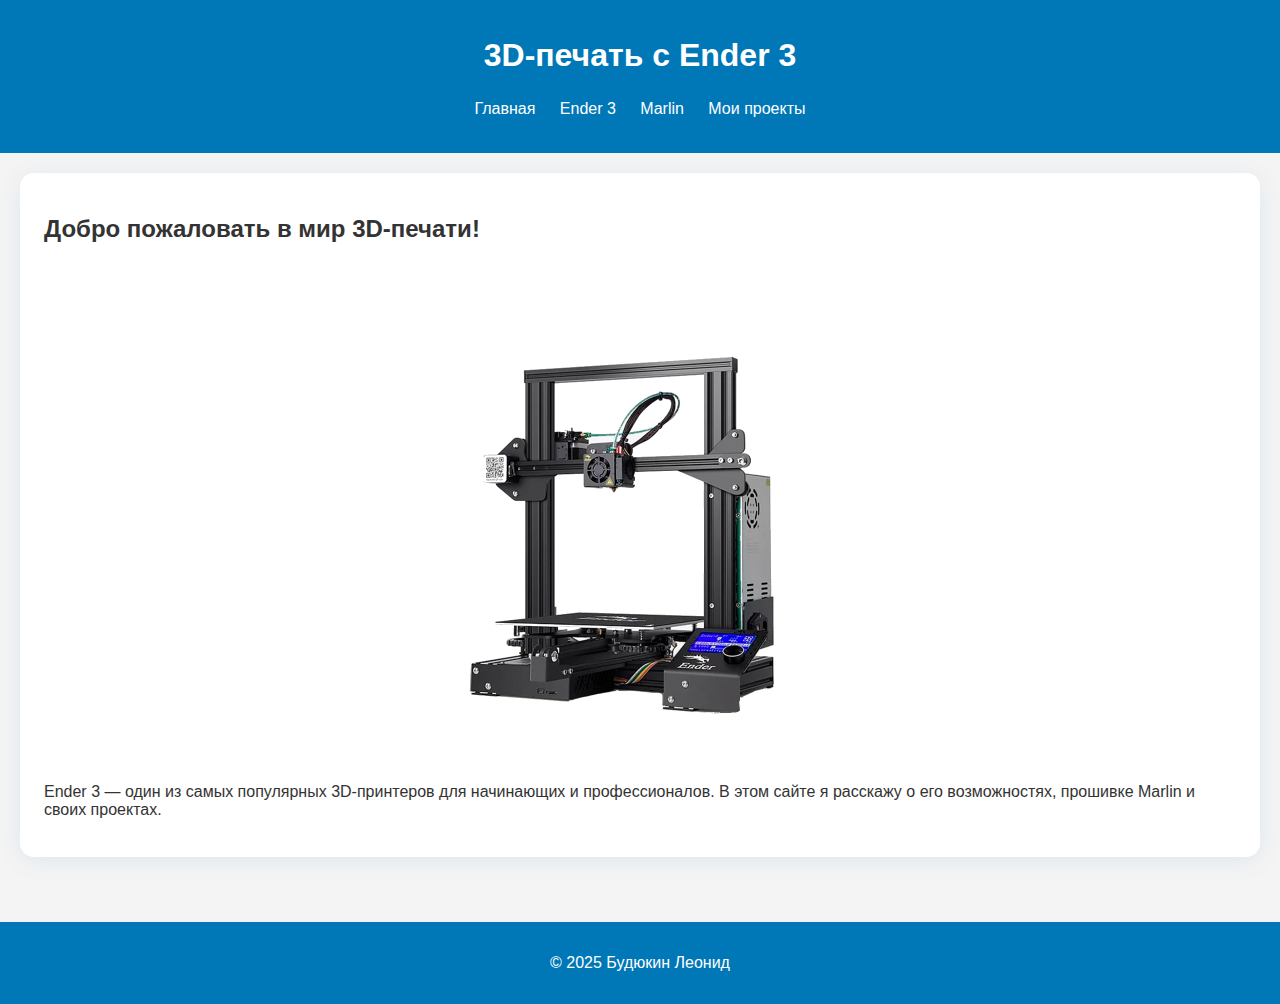
<file: index.html>
<!DOCTYPE html>
<html lang="ru">
<head>
    <meta charset="UTF-8">
    <meta name="viewport" content="width=device-width, initial-scale=1.0">
    <title>3D-печать с Ender 3 | Главная</title>
    <link rel="stylesheet" href="styles.css">
</head>
<body>
    <header>
        <h1>3D-печать с Ender 3</h1>
        <nav>
            <ul>
                <li><a href="index.html">Главная</a></li>
                <li><a href="ender3.html">Ender 3</a></li>
                <li><a href="marlin.html">Marlin</a></li>
                <li><a href="projects.html">Мои проекты</a></li>
            </ul>
        </nav>
    </header>

    <main>
        <section>
            <h2>Добро пожаловать в мир 3D-печати!</h2>
            <img src="images/ender3.jpg" alt="Creality Ender 3" width="500">
            <p>
                Ender 3 — один из самых популярных 3D-принтеров для начинающих и профессионалов. 
                В этом сайте я расскажу о его возможностях, прошивке Marlin и своих проектах.
            </p>
        </section>
    </main>

    <footer>
        <p>© 2025 Будюкин Леонид</p>
    </footer>
    <script>
        document.querySelectorAll('main img').forEach(img => {
            img.addEventListener('click', function() {
                const overlay = document.createElement('div');
                overlay.style.position = 'fixed';
                overlay.style.top = 0;
                overlay.style.left = 0;
                overlay.style.width = '100vw';
                overlay.style.height = '100vh';
                overlay.style.background = 'rgba(0,0,0,0.85)';
                overlay.style.display = 'flex';
                overlay.style.alignItems = 'center';
                overlay.style.justifyContent = 'center';
                overlay.style.zIndex = 1000;
                overlay.style.cursor = 'zoom-out';
                const bigImg = document.createElement('img');
                bigImg.src = img.src;
                bigImg.style.maxWidth = '90vw';
                bigImg.style.maxHeight = '90vh';
                bigImg.style.borderRadius = '15px';
                bigImg.style.boxShadow = '0 8px 32px rgba(0,0,0,0.7)';
                bigImg.alt = img.alt;
                overlay.appendChild(bigImg);
                overlay.addEventListener('click', function() {
                    overlay.remove();
                });
                document.body.appendChild(overlay);
            });
        });
    </script>

</body>
</html>
</file>
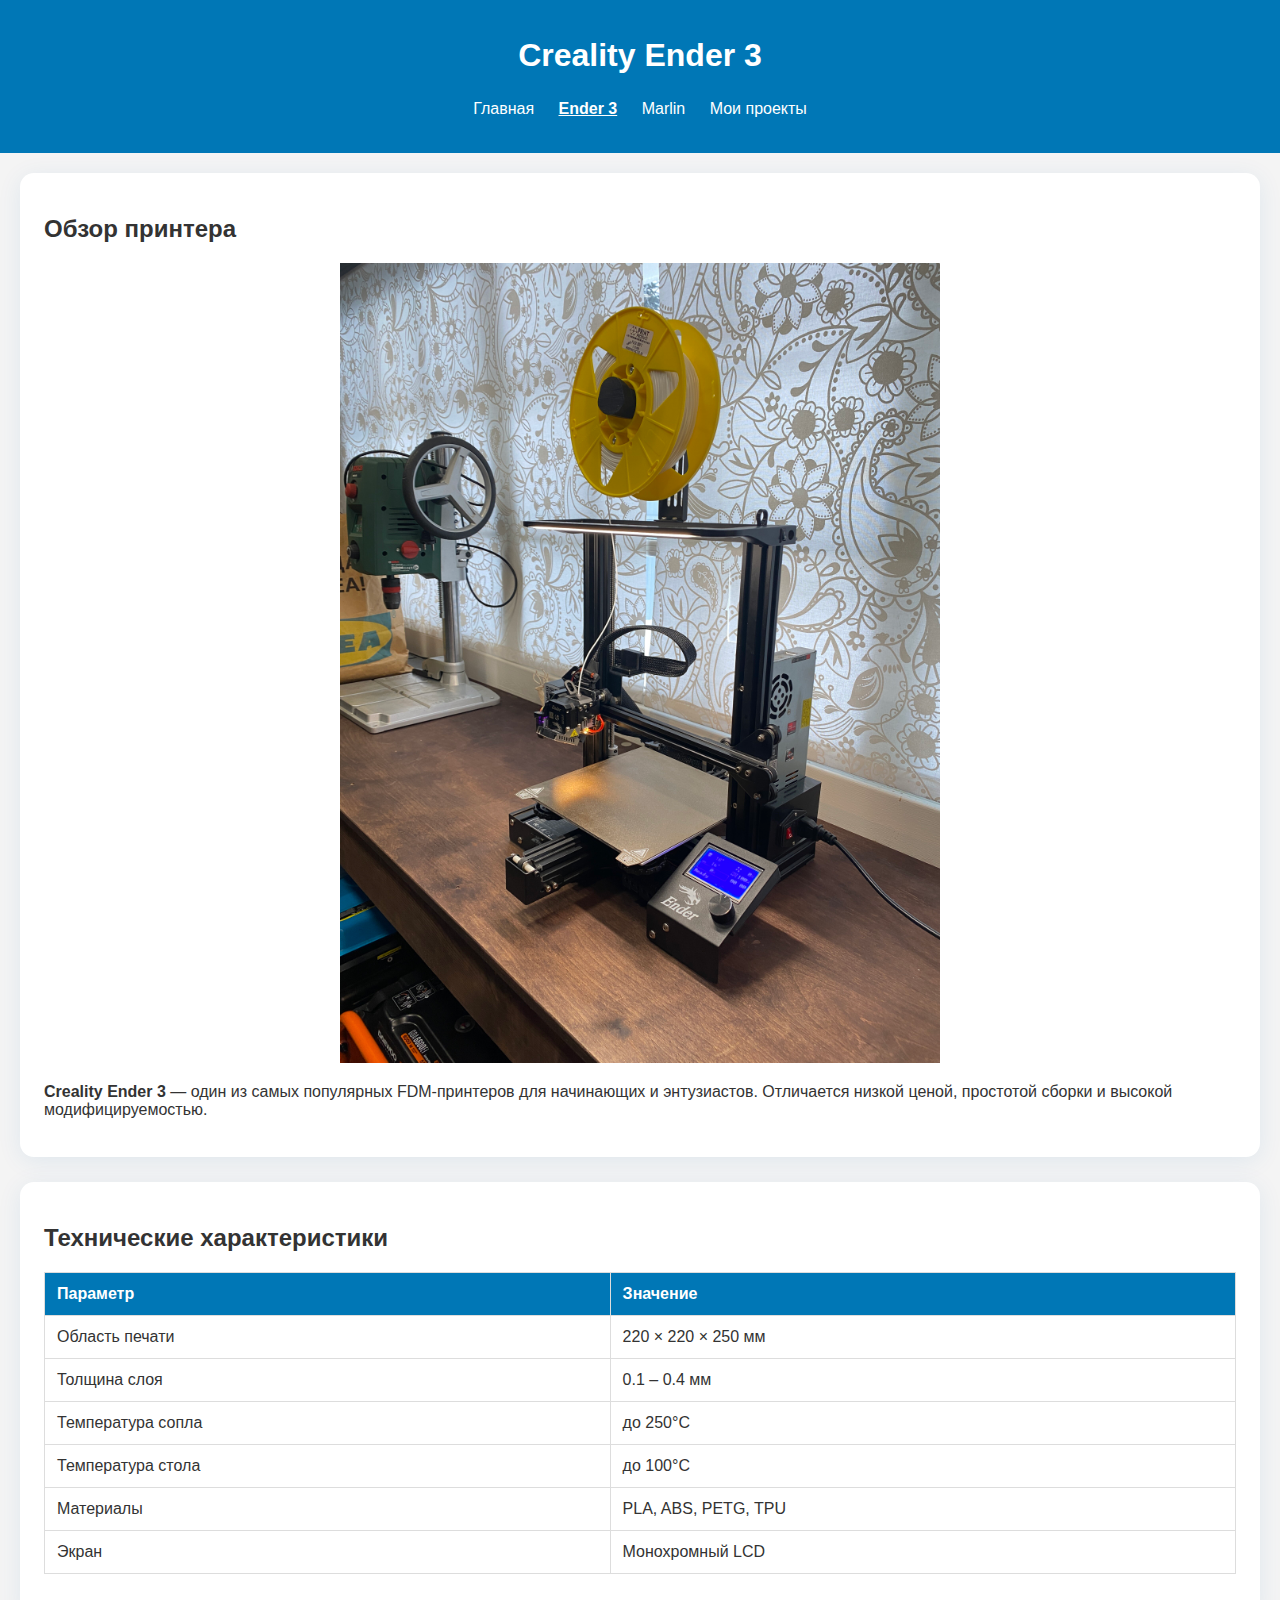
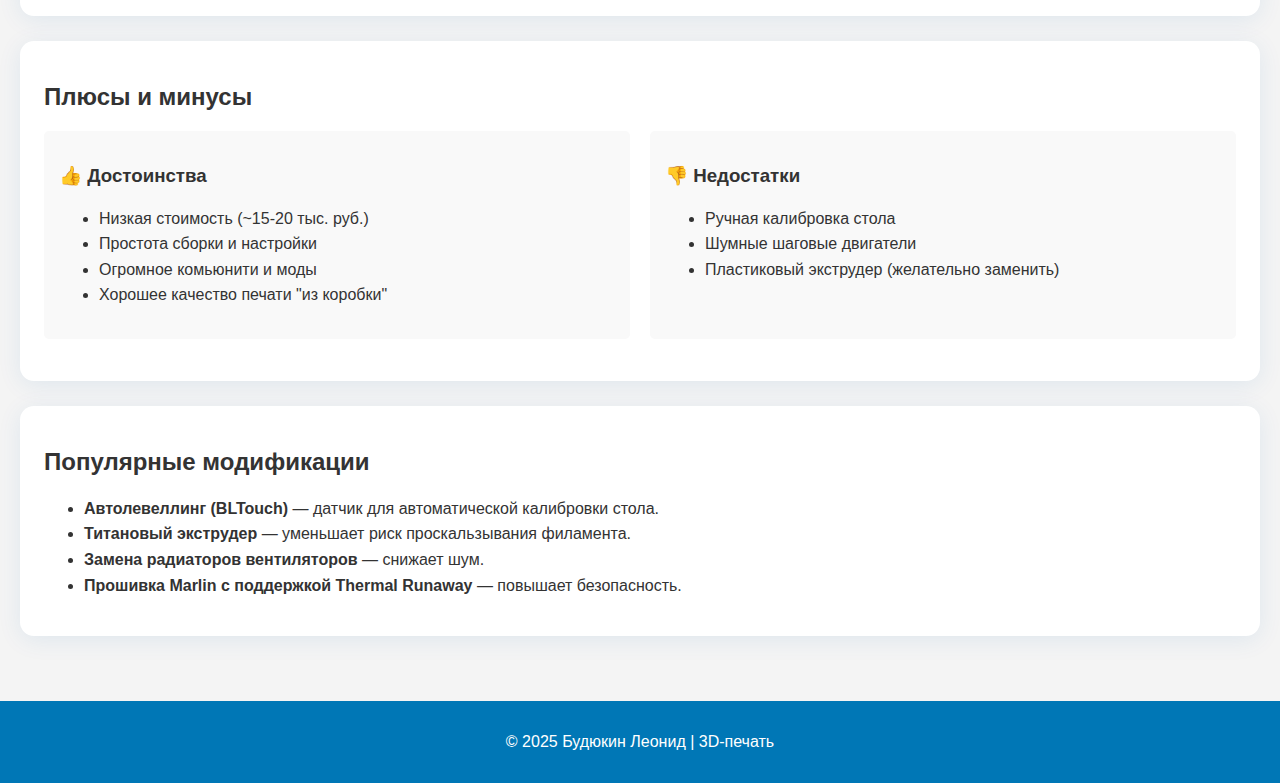
<file: ender3.html>
<!DOCTYPE html>
<html lang="ru">
<head>
    <meta charset="UTF-8">
    <meta name="viewport" content="width=device-width, initial-scale=1.0">
    <title>Ender 3 | 3D-печать</title>
    <link rel="stylesheet" href="styles.css">
</head>
<body>
    <header>
        <h1>Creality Ender 3</h1>
        <nav>
            <ul>
                <li><a href="index.html">Главная</a></li>
                <li><a href="ender3.html" class="active">Ender 3</a></li>
                <li><a href="marlin.html">Marlin</a></li>
                <li><a href="projects.html">Мои проекты</a></li>
            </ul>
        </nav>
    </header>

    <main>
        <section>
            <h2>Обзор принтера</h2>
            <img src="images/ender3_photo.jpg" alt="Creality Ender 3" width="600">
            <p>
                <strong>Creality Ender 3</strong> — один из самых популярных FDM-принтеров для начинающих и энтузиастов. 
                Отличается низкой ценой, простотой сборки и высокой модифицируемостью.
            </p>
        </section>

        <section>
            <h2>Технические характеристики</h2>
            <table>
                <tr>
                    <th>Параметр</th>
                    <th>Значение</th>
                </tr>
                <tr>
                    <td>Область печати</td>
                    <td>220 × 220 × 250 мм</td>
                </tr>
                <tr>
                    <td>Толщина слоя</td>
                    <td>0.1 – 0.4 мм</td>
                </tr>
                <tr>
                    <td>Температура сопла</td>
                    <td>до 250°C</td>
                </tr>
                <tr>
                    <td>Температура стола</td>
                    <td>до 100°C</td>
                </tr>
                <tr>
                    <td>Материалы</td>
                    <td>PLA, ABS, PETG, TPU</td>
                </tr>
                <tr>
                    <td>Экран</td>
                    <td>Монохромный LCD</td>
                </tr>
            </table>
        </section>

        <section>
            <h2>Плюсы и минусы</h2>
            <div class="pros-cons">
                <div>
                    <h3>👍 Достоинства</h3>
                    <ul>
                        <li>Низкая стоимость (~15-20 тыс. руб.)</li>
                        <li>Простота сборки и настройки</li>
                        <li>Огромное комьюнити и моды</li>
                        <li>Хорошее качество печати "из коробки"</li>
                    </ul>
                </div>
                <div>
                    <h3>👎 Недостатки</h3>
                    <ul>
                        <li>Ручная калибровка стола</li>
                        <li>Шумные шаговые двигатели</li>
                        <li>Пластиковый экструдер (желательно заменить)</li>
                    </ul>
                </div>
            </div>
        </section>

        <section>
            <h2>Популярные модификации</h2>
            <ul>
                <li><strong>Автолевеллинг (BLTouch)</strong> — датчик для автоматической калибровки стола.</li>
                <li><strong>Титановый экструдер</strong> — уменьшает риск проскальзывания филамента.</li>
                <li><strong>Замена радиаторов вентиляторов</strong> — снижает шум.</li>
                <li><strong>Прошивка Marlin с поддержкой Thermal Runaway</strong> — повышает безопасность.</li>
            </ul>
        </section>
    </main>

    <footer>
        <p>© 2025 Будюкин Леонид | 3D-печать</p>
    </footer>
    <script>
        document.querySelectorAll('main img').forEach(img => {
            img.addEventListener('click', function() {
                const overlay = document.createElement('div');
                overlay.style.position = 'fixed';
                overlay.style.top = 0;
                overlay.style.left = 0;
                overlay.style.width = '100vw';
                overlay.style.height = '100vh';
                overlay.style.background = 'rgba(0,0,0,0.85)';
                overlay.style.display = 'flex';
                overlay.style.alignItems = 'center';
                overlay.style.justifyContent = 'center';
                overlay.style.zIndex = 1000;
                overlay.style.cursor = 'zoom-out';
                const bigImg = document.createElement('img');
                bigImg.src = img.src;
                bigImg.style.maxWidth = '90vw';
                bigImg.style.maxHeight = '90vh';
                bigImg.style.borderRadius = '15px';
                bigImg.style.boxShadow = '0 8px 32px rgba(0,0,0,0.7)';
                bigImg.alt = img.alt;
                overlay.appendChild(bigImg);
                overlay.addEventListener('click', function() {
                    overlay.remove();
                });
                document.body.appendChild(overlay);
            });
        });
    </script>
</body>
</html>
</file>
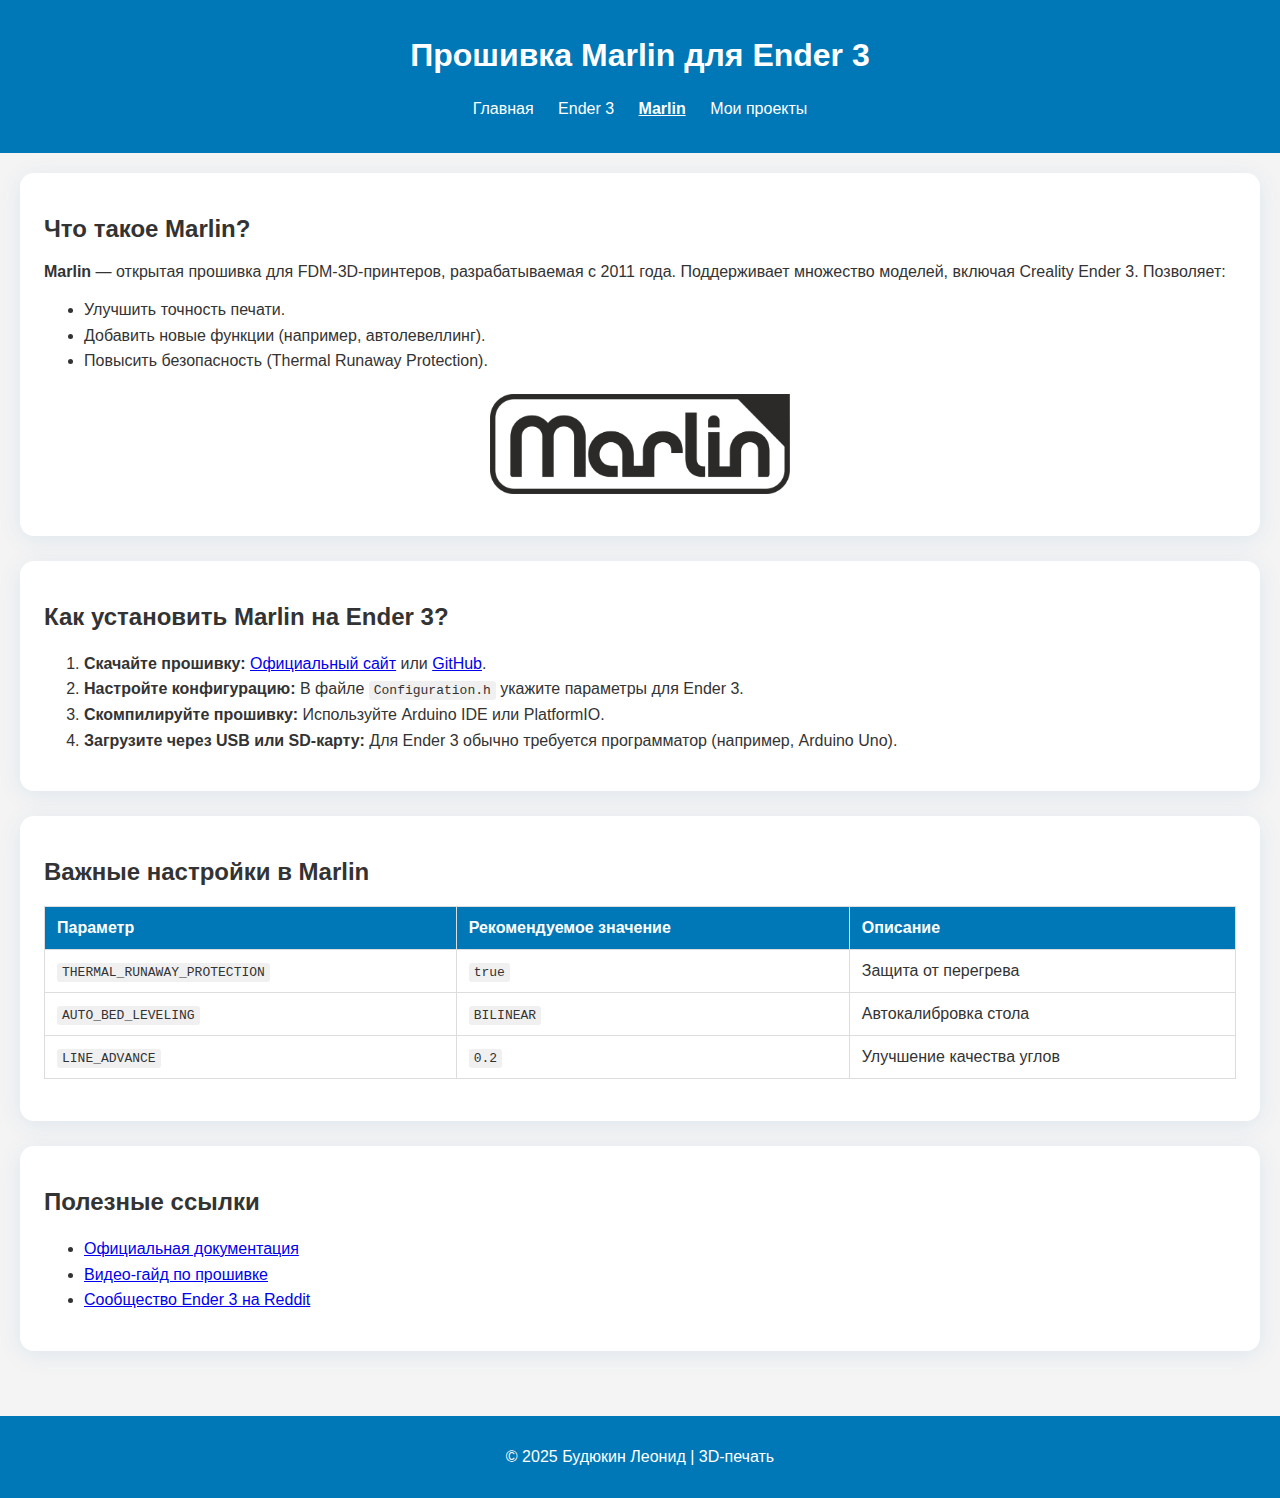
<file: marlin.html>
<!DOCTYPE html>
<html lang="ru">
<head>
    <meta charset="UTF-8">
    <meta name="viewport" content="width=device-width, initial-scale=1.0">
    <title>Marlin | 3D-печать</title>
    <link rel="stylesheet" href="styles.css">
</head>
<body>
    <header>
        <h1>Прошивка Marlin для Ender 3</h1>
        <nav>
            <ul>
                <li><a href="index.html">Главная</a></li>
                <li><a href="ender3.html">Ender 3</a></li>
                <li><a href="marlin.html" class="active">Marlin</a></li>
                <li><a href="projects.html">Мои проекты</a></li>
            </ul>
        </nav>
    </header>

    <main>
        <section>
            <h2>Что такое Marlin?</h2>
            <p>
                <strong>Marlin</strong> — открытая прошивка для FDM-3D-принтеров, разрабатываемая с 2011 года. 
                Поддерживает множество моделей, включая Creality Ender 3. Позволяет:
            </p>
            <ul>
                <li>Улучшить точность печати.</li>
                <li>Добавить новые функции (например, автолевеллинг).</li>
                <li>Повысить безопасность (Thermal Runaway Protection).</li>
            </ul>
            <img src="images/marlin-logo.png" alt="Marlin Firmware" width="300">
        </section>

        <section>
            <h2>Как установить Marlin на Ender 3?</h2>
            <ol>
                <li>
                    <strong>Скачайте прошивку:</strong>  
                    <a href="https://marlinfw.org/" target="_blank">Официальный сайт</a> или 
                    <a href="https://github.com/MarlinFirmware/Marlin" target="_blank">GitHub</a>.
                </li>
                <li>
                    <strong>Настройте конфигурацию:</strong>  
                    В файле <code>Configuration.h</code> укажите параметры для Ender 3.
                </li>
                <li>
                    <strong>Скомпилируйте прошивку:</strong>  
                    Используйте Arduino IDE или PlatformIO.
                </li>
                <li>
                    <strong>Загрузите через USB или SD-карту:</strong>  
                    Для Ender 3 обычно требуется программатор (например, Arduino Uno).
                </li>
            </ol>
        </section>

        <section>
            <h2>Важные настройки в Marlin</h2>
            <table>
                <tr>
                    <th>Параметр</th>
                    <th>Рекомендуемое значение</th>
                    <th>Описание</th>
                </tr>
                <tr>
                    <td><code>THERMAL_RUNAWAY_PROTECTION</code></td>
                    <td><code>true</code></td>
                    <td>Защита от перегрева</td>
                </tr>
                <tr>
                    <td><code>AUTO_BED_LEVELING</code></td>
                    <td><code>BILINEAR</code></td>
                    <td>Автокалибровка стола</td>
                </tr>
                <tr>
                    <td><code>LINE_ADVANCE</code></td>
                    <td><code>0.2</code></td>
                    <td>Улучшение качества углов</td>
                </tr>
            </table>
        </section>

        <section>
            <h2>Полезные ссылки</h2>
            <ul>
                <li><a href="https://marlinfw.org/docs/basics/install_arduino.html" target="_blank">Официальная документация</a></li>
                <li><a href="https://www.youtube.com/watch?v=KqkGQ8q1Ats" target="_blank">Видео-гайд по прошивке</a></li>
                <li><a href="https://www.reddit.com/r/ender3/" target="_blank">Сообщество Ender 3 на Reddit</a></li>
            </ul>
        </section>
    </main>

    <footer>
        <p>© 2025 Будюкин Леонид | 3D-печать</p>
    </footer>
    <script>
        document.querySelectorAll('main img').forEach(img => {
            img.addEventListener('click', function() {
                const overlay = document.createElement('div');
                overlay.style.position = 'fixed';
                overlay.style.top = 0;
                overlay.style.left = 0;
                overlay.style.width = '100vw';
                overlay.style.height = '100vh';
                overlay.style.background = 'rgba(0,0,0,0.85)';
                overlay.style.display = 'flex';
                overlay.style.alignItems = 'center';
                overlay.style.justifyContent = 'center';
                overlay.style.zIndex = 1000;
                overlay.style.cursor = 'zoom-out';
                const bigImg = document.createElement('img');
                bigImg.src = img.src;
                bigImg.style.maxWidth = '90vw';
                bigImg.style.maxHeight = '90vh';
                bigImg.style.borderRadius = '15px';
                bigImg.style.boxShadow = '0 8px 32px rgba(0,0,0,0.7)';
                bigImg.alt = img.alt;
                overlay.appendChild(bigImg);
                overlay.addEventListener('click', function() {
                    overlay.remove();
                });
                document.body.appendChild(overlay);
            });
        });
    </script>

</body>
</html>
</file>
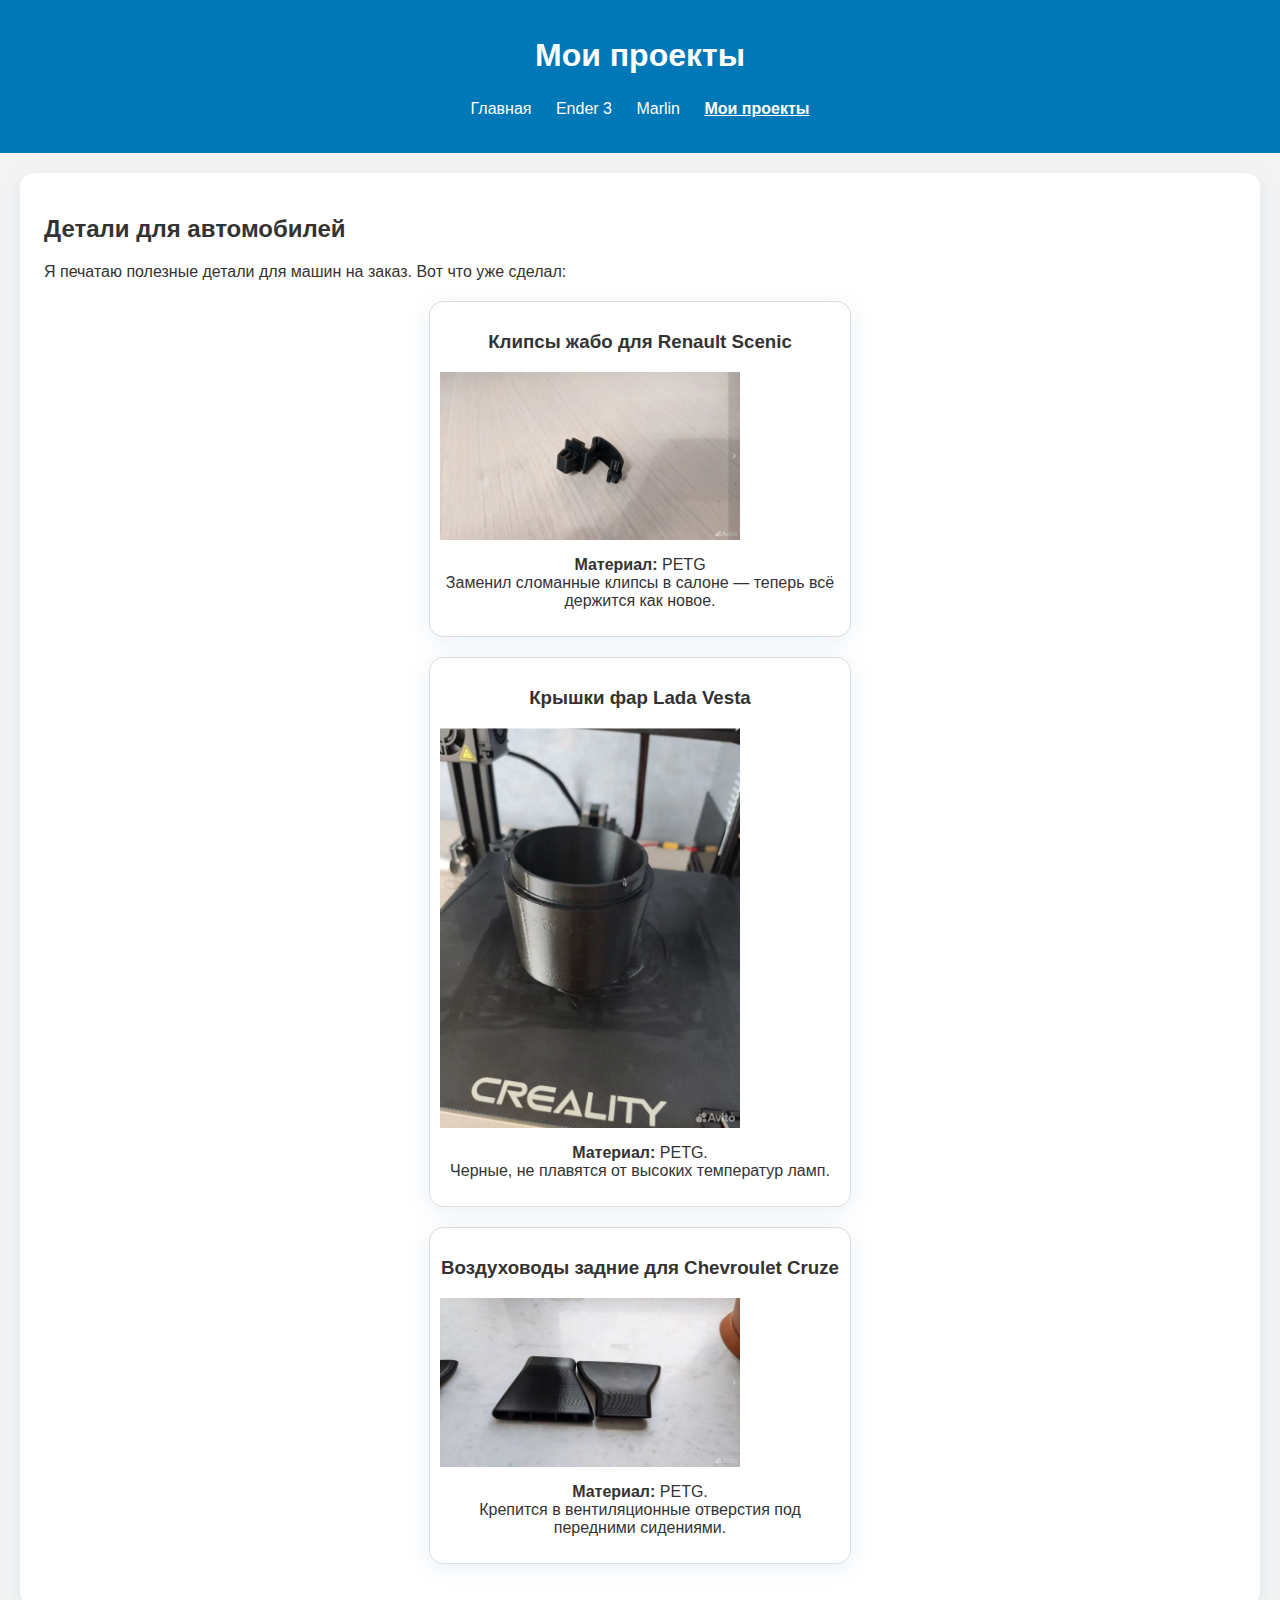
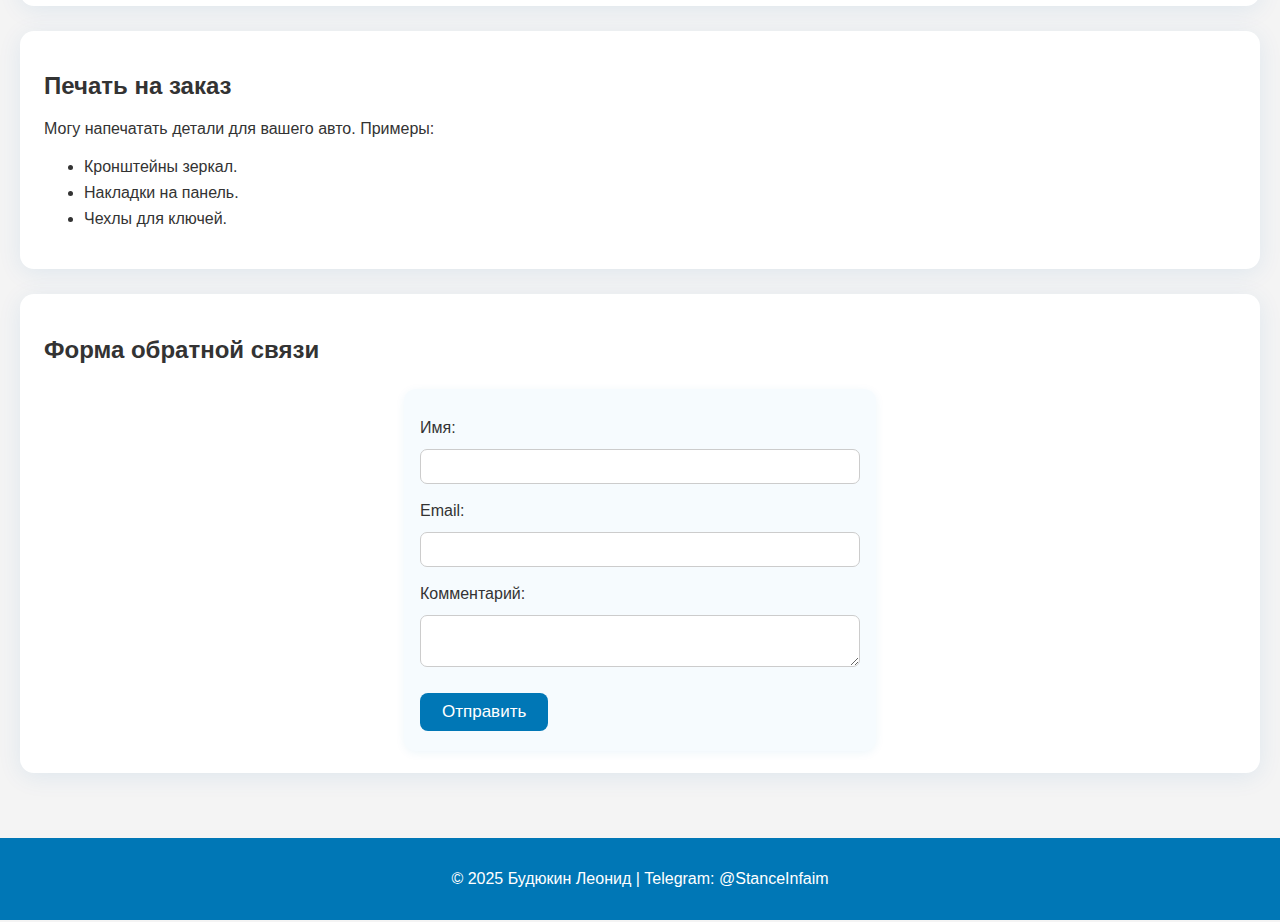
<file: projects.html>
<!DOCTYPE html>
<html lang="ru">
<head>
    <meta charset="UTF-8">
    <meta name="viewport" content="width=device-width, initial-scale=1.0">
    <title>Мои проекты | 3D-печать</title>
    <link rel="stylesheet" href="styles.css">
</head>
<body>
    <header>
        <h1>Мои проекты</h1>
        <nav>
            <ul>
                <li><a href="index.html">Главная</a></li>
                <li><a href="ender3.html">Ender 3</a></li>
                <li><a href="marlin.html">Marlin</a></li>
                <li><a href="projects.html" class="active">Мои проекты</a></li>
            </ul>
        </nav>
    </header>

    <main>
        <section>
            <h2>Детали для автомобилей</h2>
            <p>
                Я печатаю полезные детали для машин на заказ. Вот что уже сделал:
            </p>


            <div class="project">
                <h3>Клипсы жабо для Renault Scenic</h3>
                <img src="images/clips.png" alt="Клипсы Renault" width="300">
                <p>
                    <strong>Материал:</strong> PETG<br>
                    Заменил сломанные клипсы в салоне — теперь всё держится как новое.
                </p>
            </div>

        
            <div class="project">
                <h3>Крышки фар Lada Vesta</h3>
                <img src="images/vesta.png" alt="Крышки фар" width="300">
                <p>
                    <strong>Материал:</strong> PETG.<br>
                    Черные, не плавятся от высоких температур ламп.
                </p>
            </div>


            <div class="project">
                <h3>Воздуховоды задние для Chevroulet Cruze</h3>
                <img src="images/cruze.png" alt="Держатель" width="300">
                <p>
                    <strong>Материал:</strong> PETG.<br>
                    Крепится в вентиляционные отверстия под передними сидениями.
                </p>
            </div>
        </section>

        <section>
            <h2>Печать на заказ</h2>
            <p>
                Могу напечатать детали для вашего авто. Примеры:
            </p>
            <ul>
                <li>Кронштейны зеркал.</li>
                <li>Накладки на панель.</li>
                <li>Чехлы для ключей.</li>
            </ul>
        </section>
        <section>
            <h2>Форма обратной связи</h2>
            <form id="feedbackForm" novalidate>
                <div>
                    <label for="name">Имя:</label>
                    <input type="text" id="name" name="name" required>
                    <div class="invalid-feedback">Пожалуйста, введите имя</div>
                </div>
                <div>
                    <label for="email">Email:</label>
                    <input type="email" id="email" name="email" required>
                    <div class="invalid-feedback">Введите корректный email</div>
                </div>
                <div>
                    <label for="comment">Комментарий:</label>
                    <textarea id="comment" name="comment" rows="2" required></textarea>
                    <div class="invalid-feedback">Пожалуйста, оставьте комментарий</div>
                </div>
                <button type="submit">Отправить</button>
            </form>
            <div id="result"></div>
        </section>

    </main>

    <footer>
        <p>© 2025 Будюкин Леонид | Telegram: @StanceInfaim</p>
    </footer>
    <script>
        const form = document.getElementById('feedbackForm');
        const resultDiv = document.getElementById('result');

        if (form) {
            form.addEventListener('submit', function(event) {
                event.preventDefault();
                resultDiv.innerHTML = '';
                const isNameValid = form.name.value.trim() !== '';
                const isEmailValid = /^[^\s@]+@[^\s@]+\.[^\s@]+$/.test(form.email.value);
                const isCommentValid = form.comment.value.trim() !== '';
                form.name.nextElementSibling.style.display = isNameValid ? 'none' : 'block';
                form.email.nextElementSibling.style.display = isEmailValid ? 'none' : 'block';
                form.comment.nextElementSibling.style.display = isCommentValid ? 'none' : 'block';
                if (isNameValid && isEmailValid && isCommentValid) {
                    resultDiv.innerHTML = `
                <div style="color:green;margin-top:10px;">
                    Спасибо, ${form.name.value}!<br>
                    Ваш комментарий: ${form.comment.value}<br>
                </div>
            `;
                    form.reset();
                }
            });
        }
    </script>
    <script>
        document.querySelectorAll('main img').forEach(img => {
            img.addEventListener('click', function() {
                const overlay = document.createElement('div');
                overlay.style.position = 'fixed';
                overlay.style.top = 0;
                overlay.style.left = 0;
                overlay.style.width = '100vw';
                overlay.style.height = '100vh';
                overlay.style.background = 'rgba(0,0,0,0.85)';
                overlay.style.display = 'flex';
                overlay.style.alignItems = 'center';
                overlay.style.justifyContent = 'center';
                overlay.style.zIndex = 1000;
                overlay.style.cursor = 'zoom-out';
                const bigImg = document.createElement('img');
                bigImg.src = img.src;
                bigImg.style.maxWidth = '90vw';
                bigImg.style.maxHeight = '90vh';
                bigImg.style.borderRadius = '15px';
                bigImg.style.boxShadow = '0 8px 32px rgba(0,0,0,0.7)';
                bigImg.alt = img.alt;
                overlay.appendChild(bigImg);
                overlay.addEventListener('click', function() {
                    overlay.remove();
                });
                document.body.appendChild(overlay);
            });
        });
    </script>
</body>
</html>
</file>
<file: styles.css>
body {
    font-family: Arial, sans-serif;
    margin: 0;
    padding: 0;
    background-color: #f4f4f4;
    color: #333;
}

header {
    background-color: #0077b6;
    color: white;
    padding: 1rem;
    text-align: center;
}

nav ul {
    list-style-type: none;
    padding: 0;
}

nav ul li {
    display: inline;
    margin: 0 10px;
}

nav a {
    color: white;
    text-decoration: none;
}

main {
    padding: 20px;
}

/* Новый card-эффект для секций */
section, .project {
    background: #fff;
    border-radius: 14px;
    box-shadow: 0 4px 24px rgba(0, 100, 180, 0.09);
    margin-bottom: 25px;
    padding: 22px 24px;
}

footer {
    background-color: #0077b6;
    color: white;
    text-align: center;
    padding: 1rem;
    margin-top: 20px;
}

img {
    max-width: 100%;
    height: auto;
    display: block;
    margin: 0 auto;
    cursor: zoom-in;
}

table {
    width: 100%;
    border-collapse: collapse;
    margin: 20px 0;
}

table, th, td {
    border: 1px solid #ddd;
}

th, td {
    padding: 12px;
    text-align: left;
}

th {
    background-color: #0077b6;
    color: white;
}

.pros-cons {
    display: flex;
    gap: 20px;
    margin: 20px 0;
}

.pros-cons div {
    flex: 1;
    padding: 15px;
    background-color: #f9f9f9;
    border-radius: 5px;
}

.active {
    font-weight: bold;
    text-decoration: underline;
}
code {
    background-color: #f0f0f0;
    padding: 2px 5px;
    border-radius: 3px;
    font-family: monospace;
}

ol, ul {
    line-height: 1.6;
}

img {
    max-width: 100%;
    height: auto;
    display: block;
    margin: 20px auto;
}

.project {
    padding: 10px;
    text-align: center;
    margin: 20px auto;
    border: 1px solid #ddd;
    max-width: 400px;
}

.project img {
    display: block;
    margin: 10px 0;
}

.active {
    font-weight: bold;
}

/* Новые стили для формы обратной связи и кнопок */
form {
    margin-top: 25px;
    background: #f6fbfe;
    border-radius: 12px;
    padding: 20px 16px;
    box-shadow: 0 2px 10px rgba(0,123,182,0.07);
    max-width: 440px;
    margin-left: auto;
    margin-right: auto;
}
form label {
    display: block;
    margin-bottom: 6px;
    margin-top: 10px;
}
input, textarea {
    width: 100%;
    padding: 8px 12px;
    border-radius: 7px;
    border: 1px solid #ccc;
    margin-top: 6px;
    margin-bottom: 8px;
    font-size: 15px;
    box-sizing: border-box;
}
button, input[type="submit"] {
    background: #0077b6;
    color: #fff;
    border: none;
    padding: 9px 22px;
    border-radius: 8px;
    font-size: 17px;
    cursor: pointer;
    margin-top: 14px;
    transition: background 0.3s;
}
button:hover, input[type="submit"]:hover {
    background: #005f87;
}
.invalid-feedback {
    font-size: 14px;
    margin-bottom: 7px;
    color: #c00;
    display: none;
}
@media (max-width: 768px) {
    section, .project {
        padding: 12px 8px;
    }
    main {
        padding: 8px;
    }
    form {
        padding: 12px 4px;
    }
}
</file>
